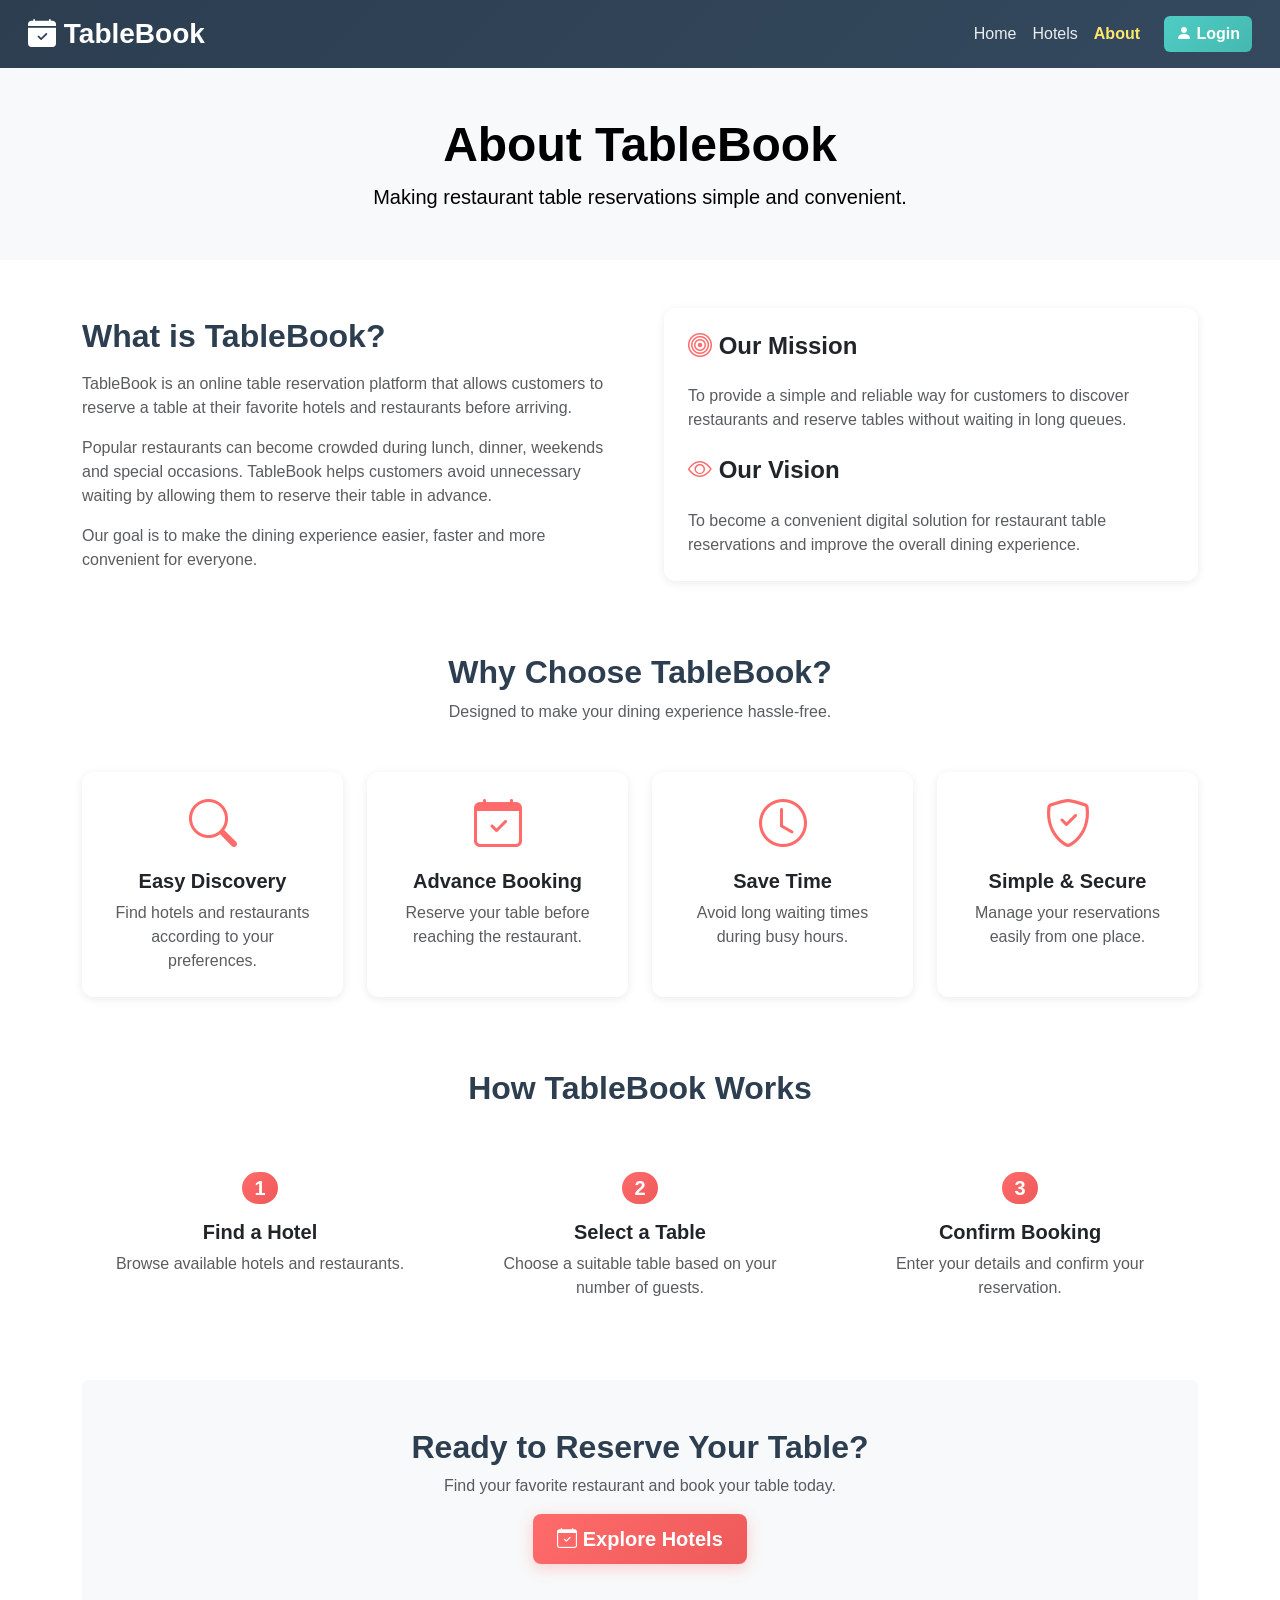
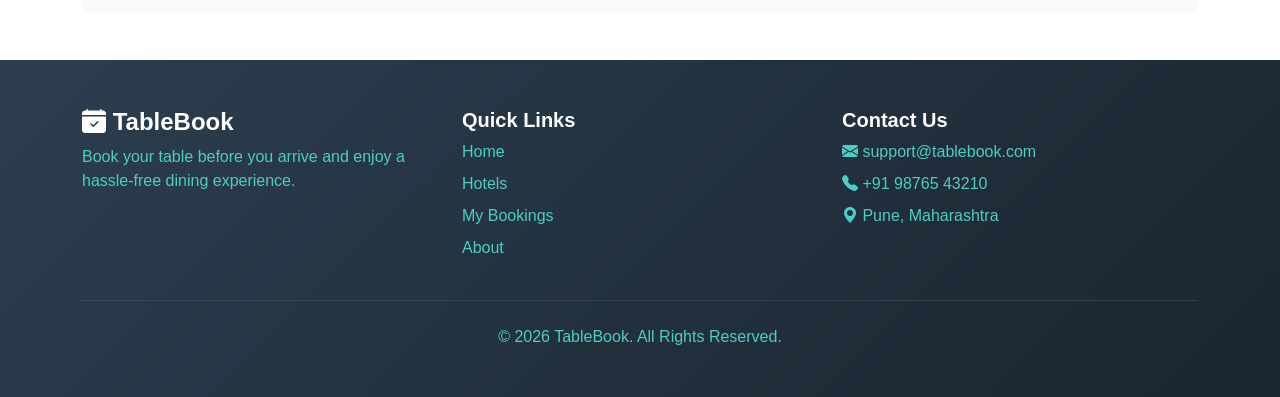
<file: about.html>
<!DOCTYPE html>
<html lang="en">

<head>
    <meta charset="UTF-8">
    <meta name="viewport" content="width=device-width, initial-scale=1.0">

    <title>About Us - TableBook</title>

    <!-- Bootstrap CSS -->
    <link href="https://cdn.jsdelivr.net/npm/bootstrap@5.3.8/dist/css/bootstrap.min.css" rel="stylesheet">

    <!-- Bootstrap Icons -->
    <link rel="stylesheet" href="https://cdn.jsdelivr.net/npm/bootstrap-icons@1.13.1/font/bootstrap-icons.min.css">

    <!-- Custom CSS -->
    <link rel="stylesheet" href="css/style.css">
</head>

<body>

    <!-- Navbar -->
    <nav class="navbar navbar-expand-lg navbar-dark bg-dark">

        <div class="container-fluid mx-3">

            <a class="navbar-brand fw-bold fs-3" href="index.html">
                <i class="bi bi-calendar-check-fill"></i>
                TableBook
            </a>

            <button class="navbar-toggler" type="button" data-bs-toggle="collapse" data-bs-target="#navbarMenu">

                <span class="navbar-toggler-icon"></span>

            </button>

            <div class="collapse navbar-collapse" id="navbarMenu">

                <ul class="navbar-nav ms-auto align-items-lg-center">

                    <li class="nav-item">
                        <a class="nav-link" href="index.html">
                            Home
                        </a>
                    </li>

                    <li class="nav-item">
                        <a class="nav-link" href="hotels.html">
                            Hotels
                        </a>
                    </li>

                    <li class="nav-item">
                        <a id="myBookingsLink" class="nav-link" href="my-bookings.html">
                            My Bookings
                        </a>
                    </li>

                    <li class="nav-item">
                        <a class="nav-link active" href="about.html">
                            About
                        </a>
                    </li>

                    <li class="nav-item ms-lg-3 mt-2 mb-2 mb-lg-0 mt-lg-0">

                        <a id="authButton" href="login.html" class="btn btn-secondary">

                            <i class="bi bi-person-fill"></i>
                            Login

                        </a>

                    </li>

                </ul>

            </div>

        </div>

    </nav>


    <!-- Hero -->
    <section class="bg-light text-white py-5">

        <div class="container text-center">

            <h1 class="display-5 fw-bold text-black">
                About TableBook
            </h1>

            <p class="lead mb-0 text-black">
                Making restaurant table reservations simple and convenient.
            </p>

        </div>

    </section>


    <!-- About Us -->
    <main class="container py-5">

        <div class="row align-items-center g-5">

            <div class="col-lg-6">

                <h2 class="fw-bold mb-3">
                    What is TableBook?
                </h2>

                <p class="text-muted">
                    TableBook is an online table reservation platform
                    that allows customers to reserve a table at their
                    favorite hotels and restaurants before arriving.
                </p>

                <p class="text-muted">
                    Popular restaurants can become crowded during
                    lunch, dinner, weekends and special occasions.
                    TableBook helps customers avoid unnecessary waiting
                    by allowing them to reserve their table in advance.
                </p>

                <p class="text-muted mb-0">
                    Our goal is to make the dining experience easier,
                    faster and more convenient for everyone.
                </p>

            </div>


            <div class="col-lg-6">

                <div class="card border-0 shadow-sm">

                    <div class="card-body p-4">

                        <h4 class="fw-bold mb-4">
                            <i class="bi bi-bullseye text-primary"></i>
                            Our Mission
                        </h4>

                        <p class="text-muted">
                            To provide a simple and reliable way for
                            customers to discover restaurants and
                            reserve tables without waiting in long queues.
                        </p>

                        <h4 class="fw-bold mt-4 mb-4">
                            <i class="bi bi-eye text-primary"></i>
                            Our Vision
                        </h4>

                        <p class="text-muted mb-0">
                            To become a convenient digital solution for
                            restaurant table reservations and improve
                            the overall dining experience.
                        </p>

                    </div>

                </div>

            </div>

        </div>


        <!-- Why TableBook -->
        <section class="mt-5 pt-4">

            <div class="text-center mb-5">

                <h2 class="fw-bold">
                    Why Choose TableBook?
                </h2>

                <p class="text-muted">
                    Designed to make your dining experience hassle-free.
                </p>

            </div>


            <div class="row g-4">

                <!-- Feature 1 -->
                <div class="col-md-6 col-lg-3">

                    <div class="card h-100 shadow-sm border-0 text-center">

                        <div class="card-body p-4">

                            <i class="bi bi-search display-5 text-primary"></i>

                            <h5 class="fw-bold mt-3">
                                Easy Discovery
                            </h5>

                            <p class="text-muted mb-0">
                                Find hotels and restaurants according
                                to your preferences.
                            </p>

                        </div>

                    </div>

                </div>


                <!-- Feature 2 -->
                <div class="col-md-6 col-lg-3">

                    <div class="card h-100 shadow-sm border-0 text-center">

                        <div class="card-body p-4">

                            <i class="bi bi-calendar-check display-5 text-primary"></i>

                            <h5 class="fw-bold mt-3">
                                Advance Booking
                            </h5>

                            <p class="text-muted mb-0">
                                Reserve your table before reaching
                                the restaurant.
                            </p>

                        </div>

                    </div>

                </div>


                <!-- Feature 3 -->
                <div class="col-md-6 col-lg-3">

                    <div class="card h-100 shadow-sm border-0 text-center">

                        <div class="card-body p-4">

                            <i class="bi bi-clock display-5 text-primary"></i>

                            <h5 class="fw-bold mt-3">
                                Save Time
                            </h5>

                            <p class="text-muted mb-0">
                                Avoid long waiting times during
                                busy hours.
                            </p>

                        </div>

                    </div>

                </div>


                <!-- Feature 4 -->
                <div class="col-md-6 col-lg-3">

                    <div class="card h-100 shadow-sm border-0 text-center">

                        <div class="card-body p-4">

                            <i class="bi bi-shield-check display-5 text-primary"></i>

                            <h5 class="fw-bold mt-3">
                                Simple & Secure
                            </h5>

                            <p class="text-muted mb-0">
                                Manage your reservations easily
                                from one place.
                            </p>

                        </div>

                    </div>

                </div>

            </div>

        </section>


        <!-- How It Works -->
        <section class="mt-5 pt-4">

            <div class="text-center mb-5">

                <h2 class="fw-bold">
                    How TableBook Works
                </h2>

            </div>


            <div class="row g-4 text-center">

                <div class="col-md-4">

                    <div class="card h-100 border-0">

                        <div class="card-body">

                            <span class="badge rounded-pill text-bg-primary fs-5">
                                1
                            </span>

                            <h5 class="fw-bold mt-3">
                                Find a Hotel
                            </h5>

                            <p class="text-muted">
                                Browse available hotels and
                                restaurants.
                            </p>

                        </div>

                    </div>

                </div>


                <div class="col-md-4">

                    <div class="card h-100 border-0">

                        <div class="card-body">

                            <span class="badge rounded-pill text-bg-primary fs-5">
                                2
                            </span>

                            <h5 class="fw-bold mt-3">
                                Select a Table
                            </h5>

                            <p class="text-muted">
                                Choose a suitable table based on
                                your number of guests.
                            </p>

                        </div>

                    </div>

                </div>


                <div class="col-md-4">

                    <div class="card h-100 border-0">

                        <div class="card-body">

                            <span class="badge rounded-pill text-bg-primary fs-5">
                                3
                            </span>

                            <h5 class="fw-bold mt-3">
                                Confirm Booking
                            </h5>

                            <p class="text-muted">
                                Enter your details and confirm
                                your reservation.
                            </p>

                        </div>

                    </div>

                </div>

            </div>

        </section>


        <!-- CTA -->
        <section class="bg-light rounded p-5 text-center mt-5">

            <h2 class="fw-bold">
                Ready to Reserve Your Table?
            </h2>

            <p class="text-muted">
                Find your favorite restaurant and book your table today.
            </p>

            <a href="hotels.html" class="btn btn-primary btn-lg">

                <i class="bi bi-calendar-check"></i>
                Explore Hotels

            </a>

        </section>

    </main>


    <!-- Footer -->
    <footer class="bg-dark text-white py-5">

        <div class="container">

            <div class="row g-4">

                <!-- Brand -->
                <div class="col-md-6 col-lg-4">

                    <h4 class="fw-bold">
                        <i class="bi bi-calendar-check-fill"></i>
                        TableBook
                    </h4>

                    <p class="text-secondary">
                        Book your table before you arrive and
                        enjoy a hassle-free dining experience.
                    </p>

                </div>


                <!-- Quick Links -->
                <div class="col-md-6 col-lg-4">

                    <h5 class="fw-bold">
                        Quick Links
                    </h5>

                    <ul class="list-unstyled">

                        <li class="mb-2">
                            <a href="index.html" class="text-secondary text-decoration-none">
                                Home
                            </a>
                        </li>

                        <li class="mb-2">
                            <a href="hotels.html" class="text-secondary text-decoration-none">
                                Hotels
                            </a>
                        </li>

                        <li class="mb-2">
                            <a href="my-bookings.html" class="text-secondary text-decoration-none">
                                My Bookings
                            </a>
                        </li>

                        <li>
                            <a href="about.html" class="text-secondary text-decoration-none">
                                About
                            </a>
                        </li>

                    </ul>

                </div>


                <!-- Contact -->
                <div class="col-md-6 col-lg-4">

                    <h5 class="fw-bold">
                        Contact Us
                    </h5>

                    <p class="text-secondary mb-2">
                        <i class="bi bi-envelope-fill"></i>
                        support@tablebook.com
                    </p>

                    <p class="text-secondary mb-2">
                        <i class="bi bi-telephone-fill"></i>
                        +91 98765 43210
                    </p>

                    <p class="text-secondary">
                        <i class="bi bi-geo-alt-fill"></i>
                        Pune, Maharashtra
                    </p>

                </div>

            </div>


            <hr class="border-secondary my-4">


            <div class="text-center text-secondary">

                <p class="mb-0">
                    © 2026 TableBook. All Rights Reserved.
                </p>

            </div>

        </div>

    </footer>

    <script src="js/main.js"></script>

    <!-- Bootstrap JS -->
    <script src="https://cdn.jsdelivr.net/npm/bootstrap@5.3.8/dist/js/bootstrap.bundle.min.js"></script>

</body>

</html>
</file>
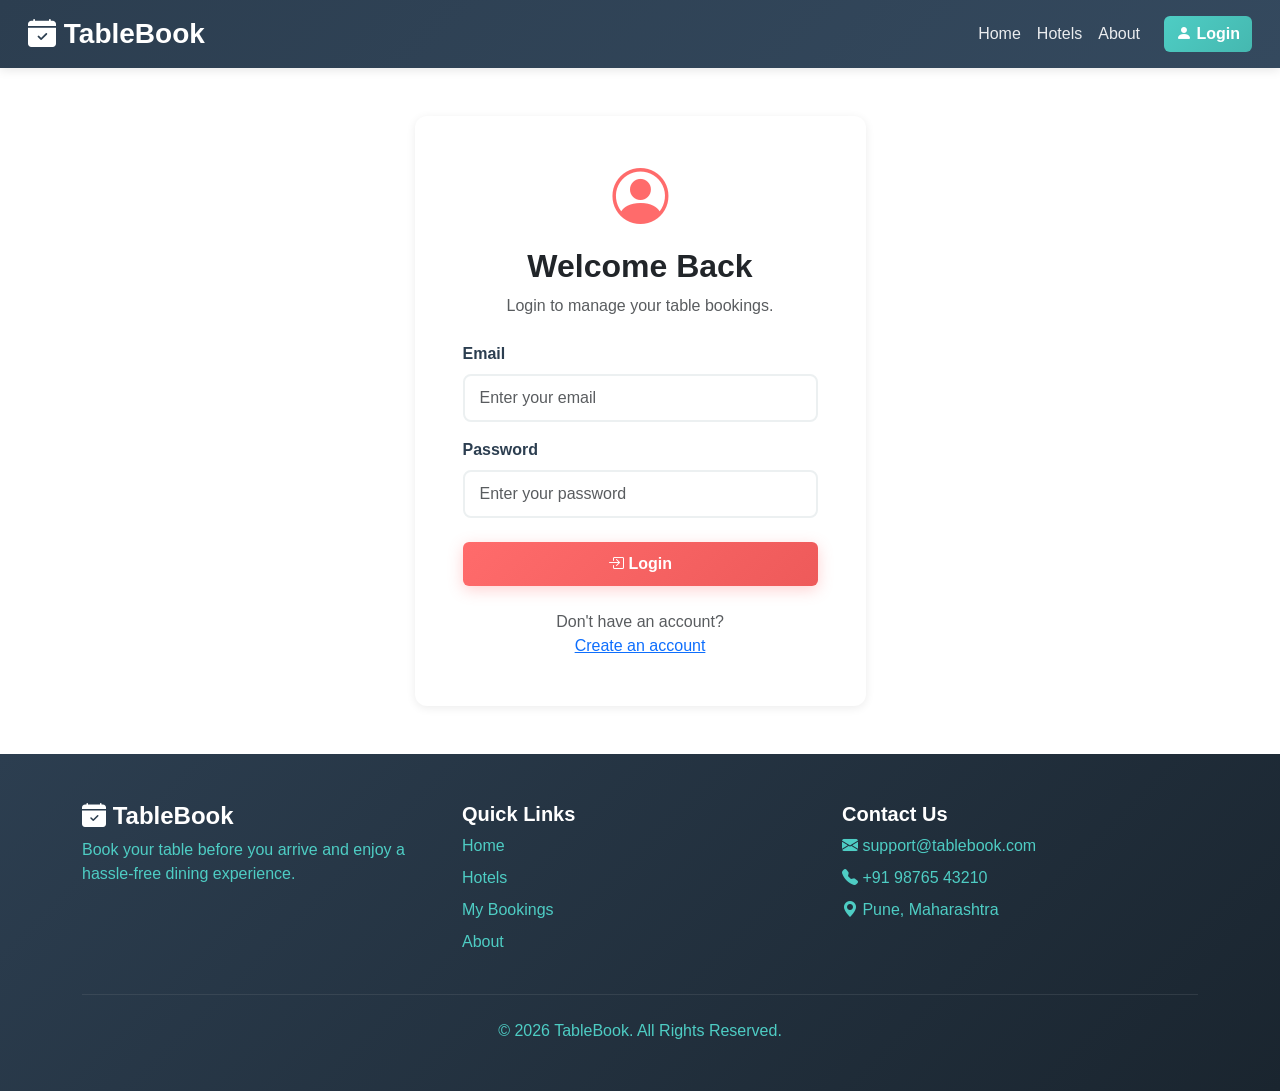
<file: login.html>
<!DOCTYPE html>
<html lang="en">

<head>
    <meta charset="UTF-8">
    <meta name="viewport" content="width=device-width, initial-scale=1.0">

    <title>Login - TableBook</title>

    <!-- Bootstrap CSS -->
    <link href="https://cdn.jsdelivr.net/npm/bootstrap@5.3.8/dist/css/bootstrap.min.css" rel="stylesheet">

    <!-- Bootstrap Icons -->
    <link rel="stylesheet" href="https://cdn.jsdelivr.net/npm/bootstrap-icons@1.13.1/font/bootstrap-icons.min.css">

    <!-- Custom CSS -->
    <link rel="stylesheet" href="css/style.css">
</head>

<body>

    <!-- Navbar -->
    <nav class="navbar navbar-expand-lg navbar-dark bg-dark">

        <div class="container-fluid mx-3">

            <a class="navbar-brand fw-bold fs-3" href="index.html">
                <i class="bi bi-calendar-check-fill"></i>
                TableBook
            </a>

            <button class="navbar-toggler" type="button" data-bs-toggle="collapse" data-bs-target="#navbarMenu">

                <span class="navbar-toggler-icon"></span>

            </button>

            <div class="collapse navbar-collapse" id="navbarMenu">

                <ul class="navbar-nav ms-auto align-items-lg-center">

                    <li class="nav-item">
                        <a class="nav-link" href="index.html">
                            Home
                        </a>
                    </li>

                    <li class="nav-item">
                        <a class="nav-link" href="hotels.html">
                            Hotels
                        </a>
                    </li>

                    <li class="nav-item">
                        <a id="myBookingsLink" class="nav-link" href="my-bookings.html">
                            My Bookings
                        </a>
                    </li>

                    <li class="nav-item">
                        <a class="nav-link" href="about.html">
                            About
                        </a>
                    </li>

                    <li class="nav-item ms-lg-3 mt-2 mb-2 mb-lg-0 mt-lg-0">

                        <a id="authButton" href="login.html" class="btn btn-secondary">

                            <i class="bi bi-person-fill"></i>
                            Login

                        </a>

                    </li>

                </ul>

            </div>

        </div>

    </nav>


    <!-- Main Content -->
    <main class="container py-5">

        <div class="row justify-content-center">

            <div class="col-md-7 col-lg-5">

                <div class="card shadow-sm">

                    <div class="card-body p-4 p-md-5">

                        <!-- Heading -->
                        <div class="text-center mb-4">

                            <i class="bi bi-person-circle display-4 text-primary"></i>

                            <h2 class="fw-bold mt-3">
                                Welcome Back
                            </h2>

                            <p class="text-muted">
                                Login to manage your table bookings.
                            </p>

                        </div>


                        <!-- Login Form -->
                        <form id="loginForm">

                            <!-- Email -->
                            <div class="mb-3">

                                <label for="loginEmail" class="form-label">

                                    Email

                                </label>

                                <input type="email" id="loginEmail" class="form-control" placeholder="Enter your email"
                                    required>

                            </div>


                            <!-- Password -->
                            <div class="mb-4">

                                <label for="loginPassword" class="form-label">

                                    Password

                                </label>

                                <input type="password" id="loginPassword" class="form-control"
                                    placeholder="Enter your password" required>

                            </div>


                            <!-- Login Button -->
                            <button type="submit" class="btn btn-primary w-100">

                                <i class="bi bi-box-arrow-in-right"></i>
                                Login

                            </button>

                        </form>


                        <!-- Register Link -->
                        <div class="text-center mt-4">

                            <p class="mb-0 text-muted">
                                Don't have an account?
                            </p>

                            <a href="register.html">
                                Create an account
                            </a>

                        </div>

                    </div>

                </div>

            </div>

        </div>

    </main>


    <!-- Footer -->
    <footer class="bg-dark text-white py-5">

        <div class="container">

            <div class="row g-4">

                <!-- Brand -->
                <div class="col-md-6 col-lg-4">

                    <h4 class="fw-bold">
                        <i class="bi bi-calendar-check-fill"></i>
                        TableBook
                    </h4>

                    <p class="text-secondary">
                        Book your table before you arrive and
                        enjoy a hassle-free dining experience.
                    </p>

                </div>


                <!-- Quick Links -->
                <div class="col-md-6 col-lg-4">

                    <h5 class="fw-bold">
                        Quick Links
                    </h5>

                    <ul class="list-unstyled">

                        <li class="mb-2">
                            <a href="index.html" class="text-secondary text-decoration-none">
                                Home
                            </a>
                        </li>

                        <li class="mb-2">
                            <a href="hotels.html" class="text-secondary text-decoration-none">
                                Hotels
                            </a>
                        </li>

                        <li class="mb-2">
                            <a href="my-bookings.html" class="text-secondary text-decoration-none">
                                My Bookings
                            </a>
                        </li>

                        <li>
                            <a href="about.html" class="text-secondary text-decoration-none">
                                About
                            </a>
                        </li>

                    </ul>

                </div>


                <!-- Contact -->
                <div class="col-md-6 col-lg-4">

                    <h5 class="fw-bold">
                        Contact Us
                    </h5>

                    <p class="text-secondary mb-2">
                        <i class="bi bi-envelope-fill"></i>
                        support@tablebook.com
                    </p>

                    <p class="text-secondary mb-2">
                        <i class="bi bi-telephone-fill"></i>
                        +91 98765 43210
                    </p>

                    <p class="text-secondary">
                        <i class="bi bi-geo-alt-fill"></i>
                        Pune, Maharashtra
                    </p>

                </div>

            </div>


            <hr class="border-secondary my-4">


            <div class="text-center text-secondary">

                <p class="mb-0">
                    © 2026 TableBook. All Rights Reserved.
                </p>

            </div>

        </div>

    </footer>


    <!-- JavaScript -->
    <script src="js/auth.js"></script>
    <script src="js/main.js"></script>

    <!-- Bootstrap JS -->
    <script src="https://cdn.jsdelivr.net/npm/bootstrap@5.3.8/dist/js/bootstrap.bundle.min.js"></script>

</body>

</html>
</file>
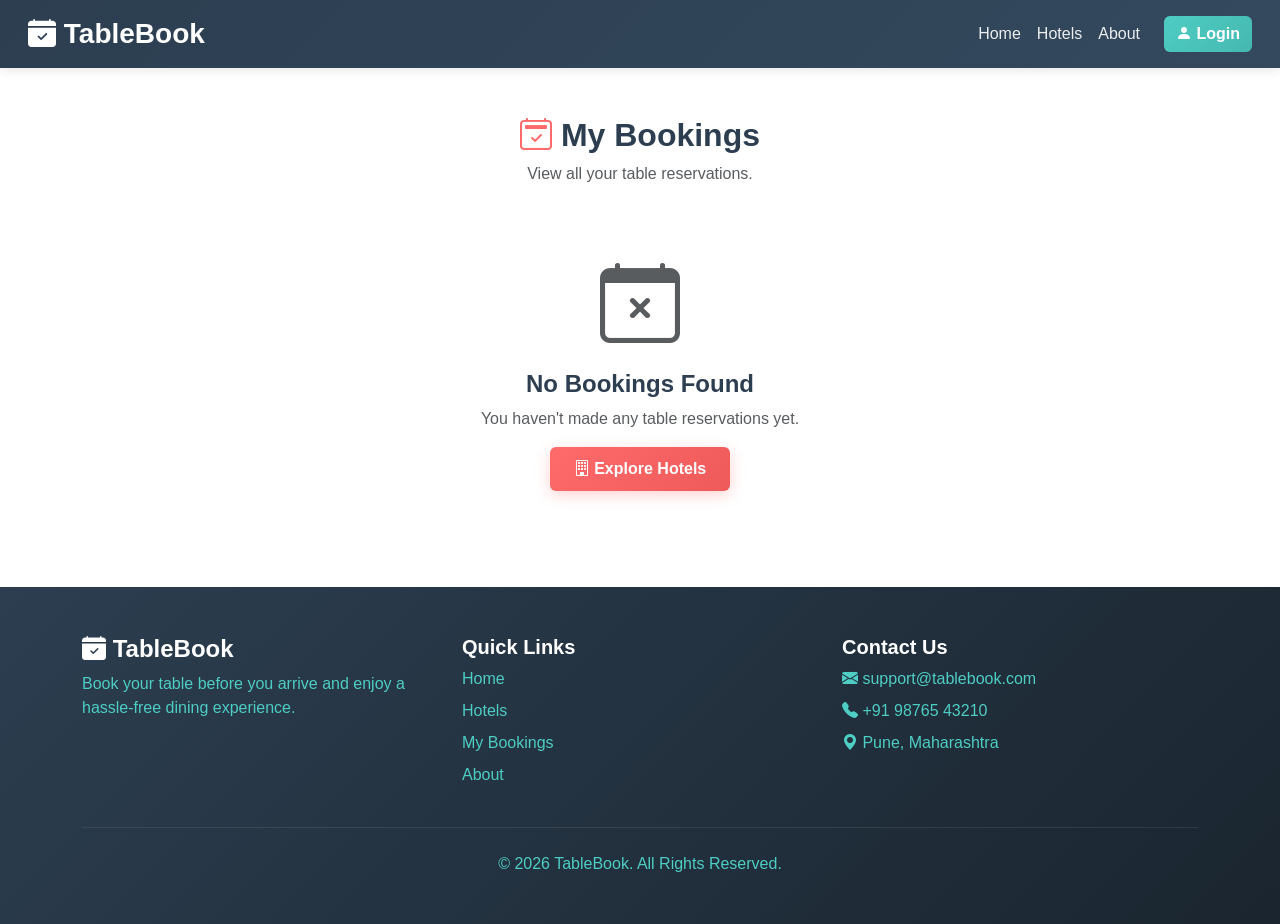
<file: my-bookings.html>
<!DOCTYPE html>
<html lang="en">

<head>
    <meta charset="UTF-8">
    <meta name="viewport" content="width=device-width, initial-scale=1.0">

    <title>My Bookings - TableBook</title>

    <!-- Bootstrap CSS -->
    <link href="https://cdn.jsdelivr.net/npm/bootstrap@5.3.8/dist/css/bootstrap.min.css" rel="stylesheet">

    <!-- Bootstrap Icons -->
    <link rel="stylesheet" href="https://cdn.jsdelivr.net/npm/bootstrap-icons@1.13.1/font/bootstrap-icons.min.css">

    <!-- Custom CSS -->
    <link rel="stylesheet" href="css/style.css">
</head>

<body>

    <!-- Navbar -->
    <nav class="navbar navbar-expand-lg navbar-dark bg-dark">

        <div class="container-fluid mx-3">

            <a class="navbar-brand fw-bold fs-3" href="index.html">
                <i class="bi bi-calendar-check-fill"></i>
                TableBook
            </a>

            <button class="navbar-toggler" type="button" data-bs-toggle="collapse" data-bs-target="#navbarMenu">

                <span class="navbar-toggler-icon"></span>

            </button>

            <div class="collapse navbar-collapse" id="navbarMenu">

                <ul class="navbar-nav ms-auto align-items-lg-center">

                    <li class="nav-item">
                        <a class="nav-link" href="index.html">
                            Home
                        </a>
                    </li>

                    <li class="nav-item">
                        <a class="nav-link" href="hotels.html">
                            Hotels
                        </a>
                    </li>

                    <li class="nav-item">
                        <a id="myBookingsLink" class="nav-link active" href="my-bookings.html">
                            My Bookings
                        </a>
                    </li>

                    <li class="nav-item">
                        <a class="nav-link" href="about.html">
                            About
                        </a>
                    </li>

                    <li class="nav-item ms-lg-3 mt-2 mb-2 mb-lg-0 mt-lg-0">

                        <a id="authButton" href="login.html" class="btn btn-secondary">

                            <i class="bi bi-person-fill"></i>
                            Login

                        </a>

                    </li>

                </ul>

            </div>

        </div>

    </nav>


    <!-- Main Content -->
    <main class="container py-5">

        <!-- Heading -->
        <div class="text-center mb-5">

            <h2 class="fw-bold">
                <i class="bi bi-calendar2-check text-primary"></i>
                My Bookings
            </h2>

            <p class="text-muted">
                View all your table reservations.
            </p>

        </div>


        <!-- Bookings Container -->
        <div class="row g-4" id="bookingsContainer">

            <!-- Booking cards will be added by JavaScript -->

        </div>


        <!-- No Bookings Message -->
        <div id="noBookings" class="text-center py-5 d-none">

            <i class="bi bi-calendar-x display-1 text-muted"></i>

            <h4 class="fw-bold mt-3">
                No Bookings Found
            </h4>

            <p class="text-muted">
                You haven't made any table reservations yet.
            </p>

            <a href="hotels.html" class="btn btn-primary">

                <i class="bi bi-building"></i>
                Explore Hotels

            </a>

        </div>

    </main>


    <!-- Footer -->
    <footer class="bg-dark text-white py-5">

        <div class="container">

            <div class="row g-4">

                <!-- Brand -->
                <div class="col-md-6 col-lg-4">

                    <h4 class="fw-bold">
                        <i class="bi bi-calendar-check-fill"></i>
                        TableBook
                    </h4>

                    <p class="text-secondary">
                        Book your table before you arrive and
                        enjoy a hassle-free dining experience.
                    </p>

                </div>


                <!-- Quick Links -->
                <div class="col-md-6 col-lg-4">

                    <h5 class="fw-bold">
                        Quick Links
                    </h5>

                    <ul class="list-unstyled">

                        <li class="mb-2">
                            <a href="index.html" class="text-secondary text-decoration-none">
                                Home
                            </a>
                        </li>

                        <li class="mb-2">
                            <a href="hotels.html" class="text-secondary text-decoration-none">
                                Hotels
                            </a>
                        </li>

                        <li class="mb-2">
                            <a href="my-bookings.html" class="text-secondary text-decoration-none">
                                My Bookings
                            </a>
                        </li>

                        <li>
                            <a href="about.html" class="text-secondary text-decoration-none">
                                About
                            </a>
                        </li>

                    </ul>

                </div>


                <!-- Contact -->
                <div class="col-md-6 col-lg-4">

                    <h5 class="fw-bold">
                        Contact Us
                    </h5>

                    <p class="text-secondary mb-2">
                        <i class="bi bi-envelope-fill"></i>
                        support@tablebook.com
                    </p>

                    <p class="text-secondary mb-2">
                        <i class="bi bi-telephone-fill"></i>
                        +91 98765 43210
                    </p>

                    <p class="text-secondary">
                        <i class="bi bi-geo-alt-fill"></i>
                        Pune, Maharashtra
                    </p>

                </div>

            </div>


            <hr class="border-secondary my-4">


            <div class="text-center text-secondary">

                <p class="mb-0">
                    © 2026 TableBook. All Rights Reserved.
                </p>

            </div>

        </div>

    </footer>


    <!-- JavaScript -->
    <script src="js/bookings.js"></script>
    <script src="js/main.js"></script>

    <!-- Bootstrap JS -->
    <script src="https://cdn.jsdelivr.net/npm/bootstrap@5.3.8/dist/js/bootstrap.bundle.min.js"></script>

</body>

</html>
</file>
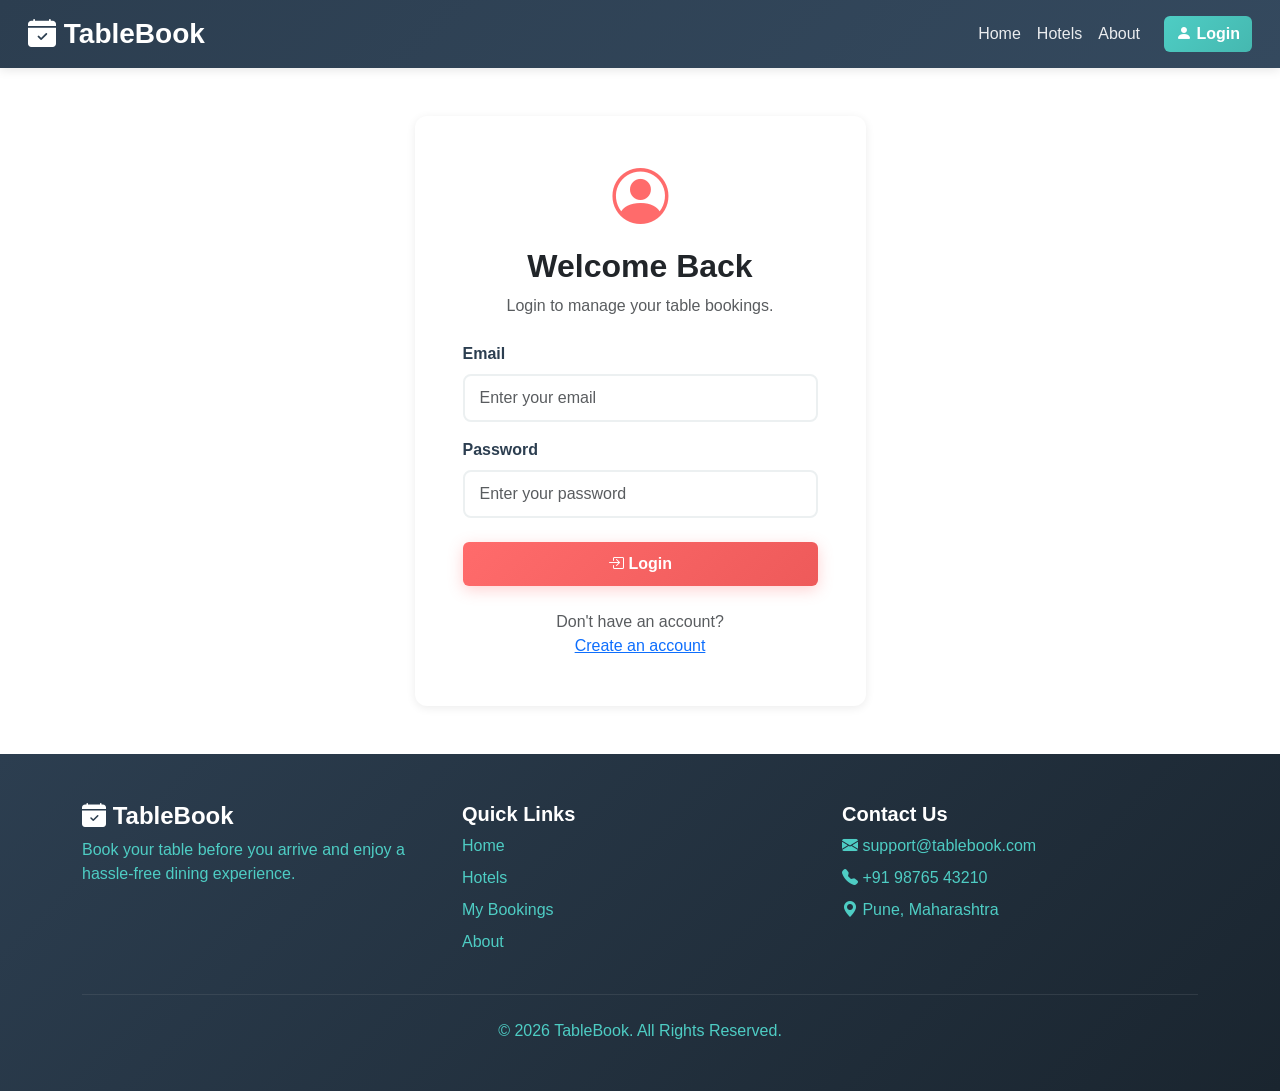
<file: profile.html>
about.html
<!DOCTYPE html>
<html lang="en">

<head>
    <meta charset="UTF-8">
    <meta name="viewport" content="width=device-width, initial-scale=1.0">

    <title>Profile - TableBook</title>

    <!-- Bootstrap CSS -->
    <link href="https://cdn.jsdelivr.net/npm/bootstrap@5.3.8/dist/css/bootstrap.min.css" rel="stylesheet">

    <!-- Bootstrap Icons -->
    <link rel="stylesheet" href="https://cdn.jsdelivr.net/npm/bootstrap-icons@1.13.1/font/bootstrap-icons.min.css">
</head>

<body>

    <!-- Navbar -->
    <nav class="navbar navbar-expand-lg navbar-dark bg-dark">

        <div class="container-fluid mx-3">

            <a class="navbar-brand fw-bold fs-3" href="index.html">
                <i class="bi bi-calendar-check-fill"></i>
                TableBook
            </a>

            <button class="navbar-toggler" type="button" data-bs-toggle="collapse" data-bs-target="#navbarMenu">

                <span class="navbar-toggler-icon"></span>

            </button>

            <div class="collapse navbar-collapse" id="navbarMenu">

                <ul class="navbar-nav ms-auto align-items-lg-center">

                    <li class="nav-item">
                        <a class="nav-link" href="index.html">
                            Home
                        </a>
                    </li>

                    <li class="nav-item">
                        <a class="nav-link" href="hotels.html">
                            Hotels
                        </a>
                    </li>

                    <li class="nav-item">
                        <a id="myBookingsLink" class="nav-link" href="my-bookings.html">
                            My Bookings
                        </a>
                    </li>

                    <li class="nav-item">
                        <a class="nav-link" href="about.html">
                            About
                        </a>
                    </li>

                    <li class="nav-item ms-lg-3 mt-2 mb-2 mb-lg-0 mt-lg-0">

                        <a id="authButton" href="login.html" class="btn btn-secondary">

                            <i class="bi bi-person-fill"></i>
                            Login

                        </a>

                    </li>


                </ul>

            </div>

        </div>

    </nav>


    <!-- Main Content -->
    <main class="container py-5">

        <div class="row justify-content-center">

            <div class="col-md-7 col-lg-6">

                <div class="card shadow-sm">

                    <div class="card-body p-4 p-md-5">

                        <!-- Profile Header -->
                        <div class="text-center mb-4">

                            <i class="bi bi-person-circle display-1 text-primary"></i>

                            <h2 id="profileName" class="fw-bold mt-3">
                                -
                            </h2>

                            <p class="text-muted mb-0">
                                TableBook User
                            </p>

                        </div>


                        <hr>


                        <!-- Profile Details -->
                        <div class="mt-4">

                            <h5 class="fw-bold mb-3">
                                <i class="bi bi-person-vcard text-primary"></i>
                                Personal Information
                            </h5>


                            <div class="bg-light rounded p-3">

                                <p class="mb-3">

                                    <strong>
                                        <i class="bi bi-person-fill"></i>
                                        Name:
                                    </strong>

                                    <span id="userName">
                                        -
                                    </span>

                                </p>


                                <p class="mb-3">

                                    <strong>
                                        <i class="bi bi-envelope-fill"></i>
                                        Email:
                                    </strong>

                                    <span id="userEmail">
                                        -
                                    </span>

                                </p>


                                <p class="mb-0">

                                    <strong>
                                        <i class="bi bi-telephone-fill"></i>
                                        Phone:
                                    </strong>

                                    <span id="userPhone">
                                        -
                                    </span>

                                </p>

                            </div>

                        </div>


                        <!-- Actions -->
                        <div class="d-grid gap-2 mt-4">

                            <a href="my-bookings.html" class="btn btn-primary">

                                <i class="bi bi-calendar2-check"></i>
                                My Bookings

                            </a>


                            <button id="logoutBtn" class="btn btn-outline-danger">

                                <i class="bi bi-box-arrow-right"></i>
                                Logout

                            </button>

                        </div>

                    </div>

                </div>

            </div>

        </div>

    </main>


    <!-- Footer -->
    <footer class="bg-dark text-white py-5">

        <div class="container">

            <div class="row g-4">

                <!-- Brand -->
                <div class="col-md-6 col-lg-4">

                    <h4 class="fw-bold">
                        <i class="bi bi-calendar-check-fill"></i>
                        TableBook
                    </h4>

                    <p class="text-secondary">
                        Book your table before you arrive and
                        enjoy a hassle-free dining experience.
                    </p>

                </div>


                <!-- Quick Links -->
                <div class="col-md-6 col-lg-4">

                    <h5 class="fw-bold">
                        Quick Links
                    </h5>

                    <ul class="list-unstyled">

                        <li class="mb-2">
                            <a href="index.html" class="text-secondary text-decoration-none">
                                Home
                            </a>
                        </li>

                        <li class="mb-2">
                            <a href="hotels.html" class="text-secondary text-decoration-none">
                                Hotels
                            </a>
                        </li>

                        <li class="mb-2">
                            <a href="my-bookings.html" class="text-secondary text-decoration-none">
                                My Bookings
                            </a>
                        </li>

                        <li>
                            <a href="about.html" class="text-secondary text-decoration-none">
                                About
                            </a>
                        </li>

                    </ul>

                </div>


                <!-- Contact -->
                <div class="col-md-6 col-lg-4">

                    <h5 class="fw-bold">
                        Contact Us
                    </h5>

                    <p class="text-secondary mb-2">
                        <i class="bi bi-envelope-fill"></i>
                        support@tablebook.com
                    </p>

                    <p class="text-secondary mb-2">
                        <i class="bi bi-telephone-fill"></i>
                        +91 98765 43210
                    </p>

                    <p class="text-secondary">
                        <i class="bi bi-geo-alt-fill"></i>
                        Pune, Maharashtra
                    </p>

                </div>

            </div>


            <hr class="border-secondary my-4">


            <div class="text-center text-secondary">

                <p class="mb-0">
                    © 2026 TableBook. All Rights Reserved.
                </p>

            </div>

        </div>

    </footer>


    <!-- JavaScript -->
    <script src="js/profile.js"></script>
    <script src="js/main.js"></script>

    <!-- Bootstrap JS -->
    <script src="https://cdn.jsdelivr.net/npm/bootstrap@5.3.8/dist/js/bootstrap.bundle.min.js"></script>

</body>

</html>
</file>
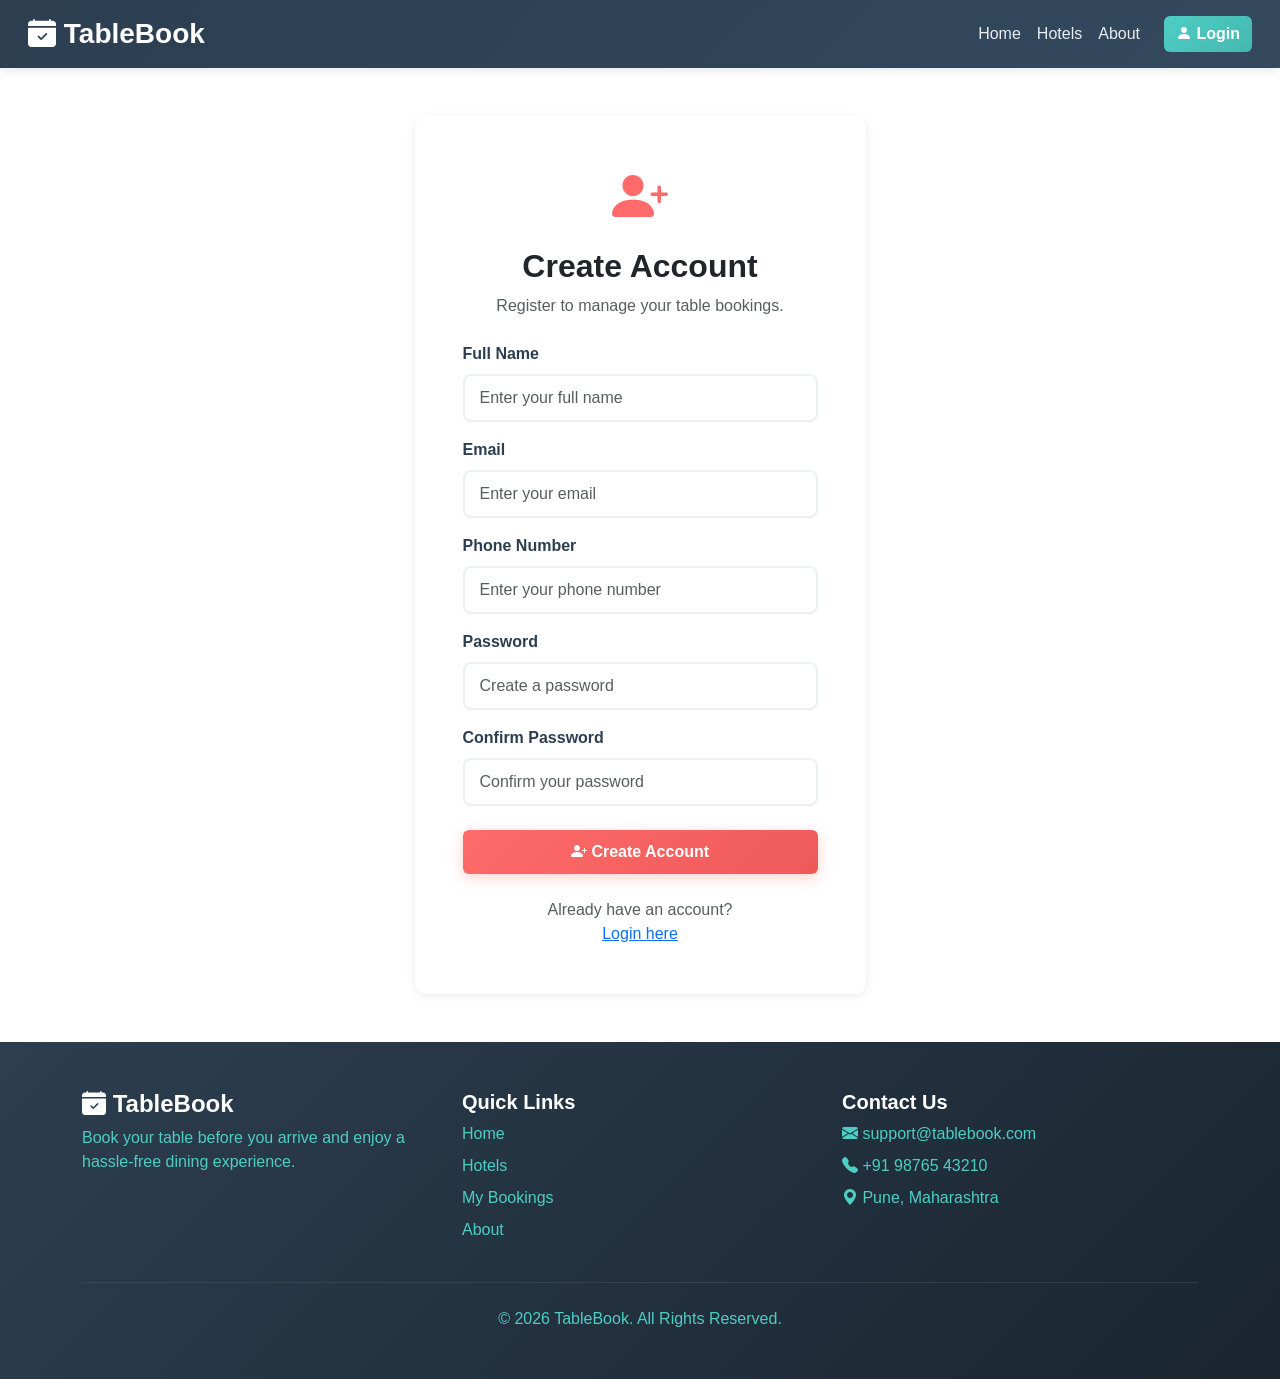
<file: register.html>
<!DOCTYPE html>
<html lang="en">

<head>
    <meta charset="UTF-8">
    <meta name="viewport" content="width=device-width, initial-scale=1.0">

    <title>Register - TableBook</title>

    <!-- Bootstrap CSS -->
    <link href="https://cdn.jsdelivr.net/npm/bootstrap@5.3.8/dist/css/bootstrap.min.css" rel="stylesheet">

    <!-- Bootstrap Icons -->
    <link rel="stylesheet" href="https://cdn.jsdelivr.net/npm/bootstrap-icons@1.13.1/font/bootstrap-icons.min.css">

    <!-- Custom CSS -->
    <link rel="stylesheet" href="css/style.css">
</head>

<body>

    <!-- Navbar -->
    <nav class="navbar navbar-expand-lg navbar-dark bg-dark">

        <div class="container-fluid mx-3">

            <a class="navbar-brand fw-bold fs-3" href="index.html">
                <i class="bi bi-calendar-check-fill"></i>
                TableBook
            </a>

            <button class="navbar-toggler" type="button" data-bs-toggle="collapse" data-bs-target="#navbarMenu">

                <span class="navbar-toggler-icon"></span>

            </button>

            <div class="collapse navbar-collapse" id="navbarMenu">

                <ul class="navbar-nav ms-auto align-items-lg-center">

                    <li class="nav-item">
                        <a class="nav-link" href="index.html">
                            Home
                        </a>
                    </li>

                    <li class="nav-item">
                        <a class="nav-link" href="hotels.html">
                            Hotels
                        </a>
                    </li>

                    <li class="nav-item">
                        <a id="myBookingsLink" class="nav-link" href="my-bookings.html">
                            My Bookings
                        </a>
                    </li>

                    <li class="nav-item">
                        <a class="nav-link" href="about.html">
                            About
                        </a>
                    </li>

                    <li class="nav-item ms-lg-3 mt-2 mb-2 mb-lg-0 mt-lg-0">

                        <a id="authButton" href="login.html" class="btn btn-secondary">

                            <i class="bi bi-person-fill"></i>
                            Login

                        </a>

                    </li>


                </ul>

            </div>

        </div>

    </nav>


    <!-- Main Content -->
    <main class="container py-5">

        <div class="row justify-content-center">

            <div class="col-md-7 col-lg-5">

                <div class="card shadow-sm">

                    <div class="card-body p-4 p-md-5">

                        <!-- Heading -->
                        <div class="text-center mb-4">

                            <i class="bi bi-person-plus-fill display-4 text-primary"></i>

                            <h2 class="fw-bold mt-3">
                                Create Account
                            </h2>

                            <p class="text-muted">
                                Register to manage your table bookings.
                            </p>

                        </div>


                        <!-- Register Form -->
                        <form id="registerForm">

                            <!-- Name -->
                            <div class="mb-3">

                                <label for="registerName" class="form-label">

                                    Full Name

                                </label>

                                <input type="text" id="registerName" class="form-control"
                                    placeholder="Enter your full name" required>

                            </div>


                            <!-- Email -->
                            <div class="mb-3">

                                <label for="registerEmail" class="form-label">

                                    Email

                                </label>

                                <input type="email" id="registerEmail" class="form-control"
                                    placeholder="Enter your email" required>

                            </div>


                            <!-- Phone -->
                            <div class="mb-3">

                                <label for="registerPhone" class="form-label">

                                    Phone Number

                                </label>

                                <input type="tel" id="registerPhone" class="form-control"
                                    placeholder="Enter your phone number" required>

                            </div>


                            <!-- Password -->
                            <div class="mb-3">

                                <label for="registerPassword" class="form-label">

                                    Password

                                </label>

                                <input type="password" id="registerPassword" class="form-control"
                                    placeholder="Create a password" required>

                            </div>


                            <!-- Confirm Password -->
                            <div class="mb-4">

                                <label for="confirmPassword" class="form-label">

                                    Confirm Password

                                </label>

                                <input type="password" id="confirmPassword" class="form-control"
                                    placeholder="Confirm your password" required>

                            </div>


                            <!-- Register Button -->
                            <button type="submit" class="btn btn-primary w-100">

                                <i class="bi bi-person-plus-fill"></i>
                                Create Account

                            </button>

                        </form>


                        <!-- Login Link -->
                        <div class="text-center mt-4">

                            <p class="mb-0 text-muted">
                                Already have an account?
                            </p>

                            <a href="login.html">
                                Login here
                            </a>

                        </div>

                    </div>

                </div>

            </div>

        </div>

    </main>


    <!-- Footer -->
    <footer class="bg-dark text-white py-5">

        <div class="container">

            <div class="row g-4">

                <!-- Brand -->
                <div class="col-md-6 col-lg-4">

                    <h4 class="fw-bold">
                        <i class="bi bi-calendar-check-fill"></i>
                        TableBook
                    </h4>

                    <p class="text-secondary">
                        Book your table before you arrive and
                        enjoy a hassle-free dining experience.
                    </p>

                </div>


                <!-- Quick Links -->
                <div class="col-md-6 col-lg-4">

                    <h5 class="fw-bold">
                        Quick Links
                    </h5>

                    <ul class="list-unstyled">

                        <li class="mb-2">
                            <a href="index.html" class="text-secondary text-decoration-none">
                                Home
                            </a>
                        </li>

                        <li class="mb-2">
                            <a href="hotels.html" class="text-secondary text-decoration-none">
                                Hotels
                            </a>
                        </li>

                        <li class="mb-2">
                            <a href="my-bookings.html" class="text-secondary text-decoration-none">
                                My Bookings
                            </a>
                        </li>

                        <li>
                            <a href="about.html" class="text-secondary text-decoration-none">
                                About
                            </a>
                        </li>

                    </ul>

                </div>


                <!-- Contact -->
                <div class="col-md-6 col-lg-4">

                    <h5 class="fw-bold">
                        Contact Us
                    </h5>

                    <p class="text-secondary mb-2">
                        <i class="bi bi-envelope-fill"></i>
                        support@tablebook.com
                    </p>

                    <p class="text-secondary mb-2">
                        <i class="bi bi-telephone-fill"></i>
                        +91 98765 43210
                    </p>

                    <p class="text-secondary">
                        <i class="bi bi-geo-alt-fill"></i>
                        Pune, Maharashtra
                    </p>

                </div>

            </div>

            <hr class="border-secondary my-4">

            <div class="text-center text-secondary">

                <p class="mb-0">
                    © 2026 TableBook. All Rights Reserved.
                </p>

            </div>

        </div>

    </footer>


    <!-- JavaScript -->
    <script src="js/auth.js"></script>
    <script src="js/main.js"></script>

    <!-- Bootstrap JS -->
    <script src="https://cdn.jsdelivr.net/npm/bootstrap@5.3.8/dist/js/bootstrap.bundle.min.js"></script>

</body>

</html>
</file>
<file: css/style.css>
/* ==========================================
   TABLEBOOK - CUSTOM STYLES
   Modern Color Palette & Design
========================================== */

:root {
    /* Primary Colors */
    --primary-color: #FF6B6B;
    --primary-dark: #EE5A5A;
    --primary-light: #FF8787;
    
    /* Secondary Colors */
    --secondary-color: #4ECDC4;
    --secondary-dark: #45B8B0;
    --secondary-light: #6FD9D1;
    
    /* Accent Colors */
    --accent-color: #FFE66D;
    --accent-dark: #F4D35E;
    
    /* Neutral Colors */
    --dark-color: #2C3E50;
    --dark-gray: #34495E;
    --medium-gray: #7F8C8D;
    --light-gray: #ECF0F1;
    --white: #FFFFFF;
    
    /* Status Colors */
    --success-color: #2ECC71;
    --warning-color: #F39C12;
    --danger-color: #E74C3C;
    --info-color: #3498DB;
}

/* ==========================================
   GLOBAL STYLES
========================================== */

body {
    font-family: 'Segoe UI', Tahoma, Geneva, Verdana, sans-serif;
    color: var(--dark-color);
}

/* ==========================================
   NAVBAR
========================================== */

.navbar-dark {
    background: linear-gradient(135deg, var(--primary-color) 0%, var(--primary-dark) 100%) !important;
    box-shadow: 0 2px 10px rgba(0, 0, 0, 0.1);
}

.navbar-brand {
    color: var(--white) !important;
    font-weight: 700;
    transition: transform 0.3s ease;
}

.navbar-brand:hover {
    transform: scale(1.05);
}

.nav-link {
    color: rgba(255, 255, 255, 0.9) !important;
    font-weight: 500;
    transition: all 0.3s ease;
    position: relative;
}

.nav-link:hover {
    color: var(--accent-color) !important;
    transform: translateY(-2px);
}

.nav-link.active {
    color: var(--accent-color) !important;
    font-weight: 600;
}

/* ==========================================
   BUTTONS
========================================== */

.btn-primary {
    background: linear-gradient(135deg, var(--primary-color) 0%, var(--primary-dark) 100%);
    border: none;
    font-weight: 600;
    padding: 10px 24px;
    transition: all 0.3s ease;
    box-shadow: 0 4px 15px rgba(255, 107, 107, 0.3);
}

.btn-primary:hover {
    background: linear-gradient(135deg, var(--primary-dark) 0%, var(--primary-color) 100%);
    transform: translateY(-2px);
    box-shadow: 0 6px 20px rgba(255, 107, 107, 0.4);
}

.btn-outline-primary {
    color: var(--primary-color);
    border: 2px solid var(--primary-color);
    font-weight: 600;
    transition: all 0.3s ease;
}

.btn-outline-primary:hover {
    background-color: var(--primary-color);
    border-color: var(--primary-color);
    color: var(--white);
    transform: translateY(-2px);
    box-shadow: 0 4px 15px rgba(255, 107, 107, 0.3);
}

.btn-secondary {
    background: linear-gradient(135deg, var(--secondary-color) 0%, var(--secondary-dark) 100%);
    border: none;
    font-weight: 600;
    transition: all 0.3s ease;
}

.btn-secondary:hover {
    background: linear-gradient(135deg, var(--secondary-dark) 0%, var(--secondary-color) 100%);
    transform: translateY(-2px);
}

.btn-danger {
    background: linear-gradient(135deg, var(--danger-color) 0%, #C0392B 100%);
    border: none;
}

.btn-danger:hover {
    transform: translateY(-2px);
}

/* ==========================================
   CARDS
========================================== */

.card {
    border: none;
    border-radius: 12px;
    overflow: hidden;
    transition: all 0.3s ease;
}

.card:hover {
    transform: translateY(-5px);
    box-shadow: 0 10px 30px rgba(0, 0, 0, 0.15) !important;
}

.card-img-top {
    transition: transform 0.3s ease;
}

.card:hover .card-img-top {
    transform: scale(1.05);
}

/* ==========================================
   BADGES
========================================== */

.badge {
    font-weight: 600;
    padding: 6px 12px;
    border-radius: 8px;
}

.text-bg-warning {
    background: linear-gradient(135deg, var(--accent-color) 0%, var(--accent-dark) 100%) !important;
    color: var(--dark-color) !important;
}

.text-bg-success {
    background: linear-gradient(135deg, var(--success-color) 0%, #27AE60 100%) !important;
}

.text-bg-primary {
    background: linear-gradient(135deg, var(--primary-color) 0%, var(--primary-dark) 100%) !important;
}

/* ==========================================
   FORMS
========================================== */

.form-control, .form-select {
    border: 2px solid var(--light-gray);
    border-radius: 8px;
    padding: 10px 15px;
    transition: all 0.3s ease;
}

.form-control:focus, .form-select:focus {
    border-color: var(--primary-color);
    box-shadow: 0 0 0 0.2rem rgba(255, 107, 107, 0.15);
}

.form-label {
    font-weight: 600;
    color: var(--dark-color);
    margin-bottom: 8px;
}

/* ==========================================
   CAROUSEL
========================================== */

.carousel-item {
    transition: transform 0.6s ease-in-out;
}

.bg-dark {
    background: linear-gradient(135deg, var(--dark-color) 0%, var(--dark-gray) 100%) !important;
}

.bg-primary {
    background: linear-gradient(135deg, var(--primary-color) 0%, var(--primary-dark) 100%) !important;
}

.bg-success {
    background: linear-gradient(135deg, var(--success-color) 0%, #27AE60 100%) !important;
}

/* ==========================================
   SECTIONS
========================================== */

.bg-light {
    background-color: #F8F9FA !important;
}

section {
    position: relative;
}

/* ==========================================
   FOOTER
========================================== */

footer.bg-dark {
    background: linear-gradient(135deg, var(--dark-color) 0%, #1A252F 100%) !important;
}

footer a {
    transition: all 0.3s ease;
}

footer a:hover {
    color: var(--primary-light) !important;
    transform: translateX(5px);
}

/* ==========================================
   ICONS
========================================== */

.bi {
    transition: all 0.3s ease;
}

/* ==========================================
   TEXT COLORS
========================================== */

.text-primary {
    color: var(--primary-color) !important;
}

.text-secondary {
    color: var(--secondary-color) !important;
}

.text-success {
    color: var(--success-color) !important;
}

.text-warning {
    color: var(--accent-dark) !important;
}

.text-danger {
    color: var(--danger-color) !important;
}

/* ==========================================
   ALERTS
========================================== */

.alert {
    border: none;
    border-radius: 10px;
    font-weight: 500;
}

.alert-warning {
    background: linear-gradient(135deg, #FFF3CD 0%, #FFE8A1 100%);
    color: #856404;
}

.alert-success {
    background: linear-gradient(135deg, #D4EDDA 0%, #C3E6CB 100%);
    color: #155724;
}

.alert-danger {
    background: linear-gradient(135deg, #F8D7DA 0%, #F5C6CB 100%);
    color: #721C24;
}

/* ==========================================
   SHADOWS
========================================== */

.shadow-sm {
    box-shadow: 0 2px 10px rgba(0, 0, 0, 0.08) !important;
}

.shadow {
    box-shadow: 0 4px 15px rgba(0, 0, 0, 0.1) !important;
}

/* ==========================================
   ANIMATIONS
========================================== */

@keyframes fadeIn {
    from {
        opacity: 0;
        transform: translateY(20px);
    }
    to {
        opacity: 1;
        transform: translateY(0);
    }
}

.card {
    animation: fadeIn 0.5s ease-out;
}

/* ==========================================
   RESPONSIVE
========================================== */

@media (max-width: 768px) {
    .btn {
        width: 100%;
        margin-bottom: 10px;
    }
    
    .navbar-brand {
        font-size: 1.25rem;
    }
}

/* ==========================================
   CUSTOM UTILITIES
========================================== */

.bg-gradient-primary {
    background: linear-gradient(135deg, var(--primary-color) 0%, var(--primary-dark) 100%);
}

.bg-gradient-secondary {
    background: linear-gradient(135deg, var(--secondary-color) 0%, var(--secondary-dark) 100%);
}

.text-gradient {
    background: linear-gradient(135deg, var(--primary-color) 0%, var(--secondary-color) 100%);
    -webkit-background-clip: text;
    -webkit-text-fill-color: transparent;
    background-clip: text;
}

/* ==========================================
   HOVER EFFECTS
========================================== */

.hover-lift {
    transition: transform 0.3s ease;
}

.hover-lift:hover {
    transform: translateY(-5px);
}
</file>
